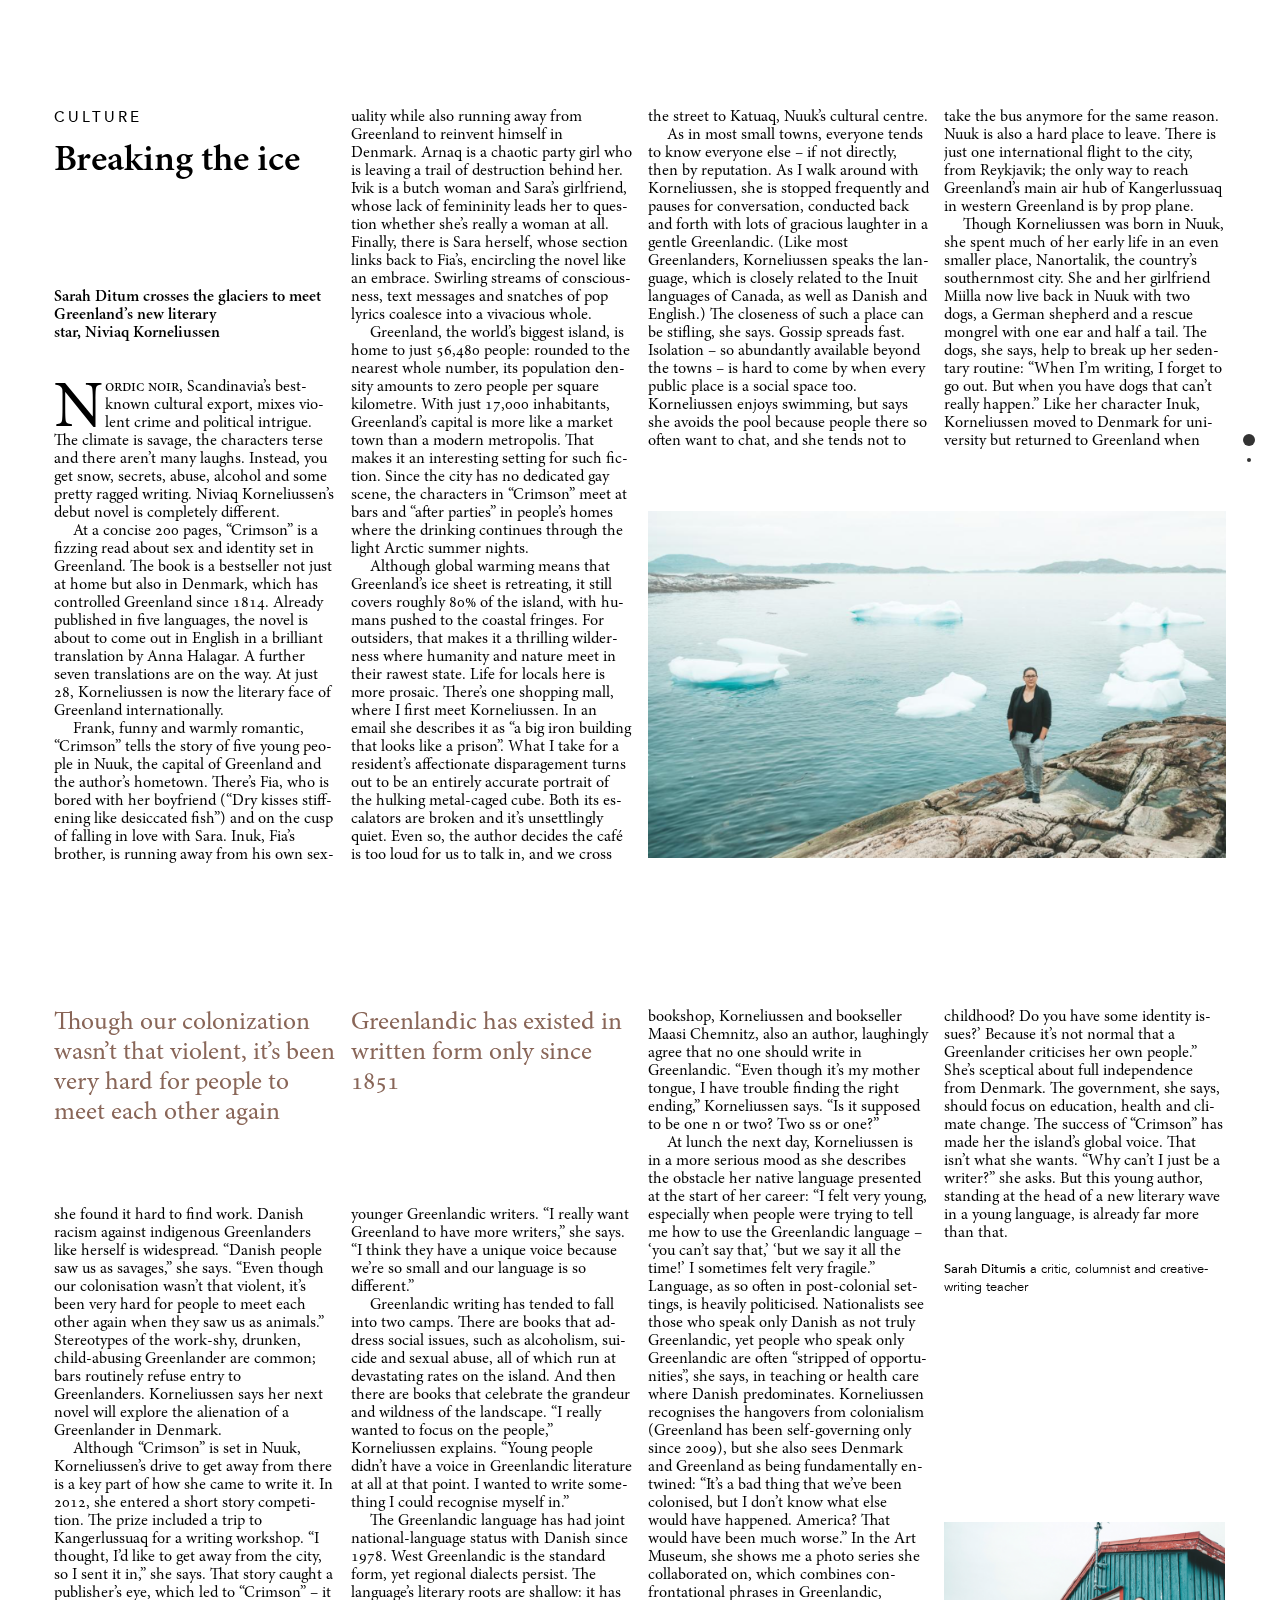
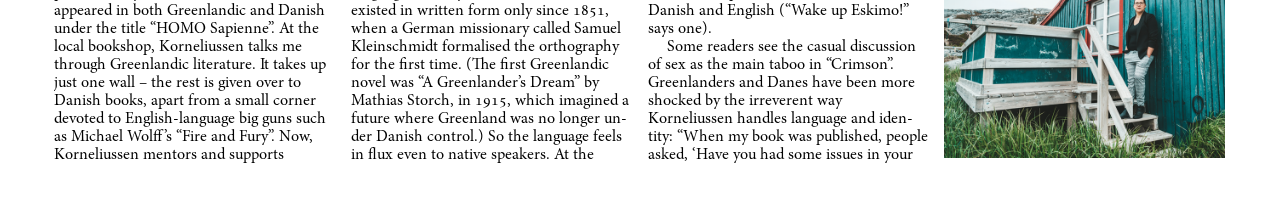
<file: index.html>
<!DOCTYPE html>
<html lang="en">
<head>

<title>Breaking the ice</title>

<meta name="viewport" content="width=device-width, initial-scale=1">
<meta charset="utf-8" />

<link rel="stylesheet" type="text/css" href="libs/jquery.fullPage.css" />

<link rel="stylesheet" href="style/fonts/minionpro/font.css" type="text/css">
<link rel="stylesheet" href="style/fonts/avenir/font.css" type="text/css">
<link rel="stylesheet" href="style/style.css">

</head>


<body>
<div id="viewport">
<div id="target">
</div>
</div>

<div id="flowedContent" class="hyphenate">

<p class="kicker">Culture</p>
<h1>Breaking the ice</h1>

<p class="ingress">Sarah Ditum crosses the glaciers to meet Greenland’s new literary star, Niviaq Korneliussen</p>

<div class="box-letter">N</div>

<p><span class="all-small-caps">ORDIC NOIR</span>, Scandinavia’s best-known cultural export, mixes violent crime and political intrigue. The climate is savage, the characters terse and there aren’t many laughs. Instead, you get snow, secrets, abuse, alcohol and some pretty ragged writing. Niviaq Korneliussen’s debut novel is completely different.
</p>

<p>At a concise 200 pages, “Crimson” is a fizzing read about sex and identity set in Greenland. The book is a bestseller not just at home but also in Denmark, which has controlled Greenland since 1814. Already published in five languages, the novel is about to come out in English in a brilliant translation by Anna Halagar. A further seven translations are on the way. At just 28, Korneliussen is now the literary face of Greenland internationally.</p>

<p>Frank, funny and warmly romantic, “Crimson” tells the story of five young people in Nuuk, the capital of Greenland and the author’s hometown. There’s Fia, who is bored with her boyfriend (“Dry kisses stiffening like desiccated fish”) and on the cusp of falling in love with Sara. Inuk, Fia’s brother, is running away from his own sexuality while also running away from Greenland to reinvent himself in Denmark. Arnaq is a chaotic party girl who is leaving a trail of destruction behind her. Ivik is a butch woman and Sara’s girlfriend, whose lack of femininity leads her to question whether she’s really a woman at all. Finally, there is Sara herself, whose section links back to Fia’s, encircling the novel like an embrace. Swirling streams of consciousness, text messages and snatches of pop lyrics coalesce into a vivacious whole.
</p>

<p>Greenland, the world’s biggest island, is home to just 56,480 people: rounded to the nearest whole number, its population density amounts to zero people per square kilometre. With just 17,000 inhabitants, Greenland’s capital is more like a market town than a modern metropolis. That makes it an interesting setting for such fiction. Since the city has no dedicated gay scene, the characters in “Crimson” meet at bars and “after parties” in people’s homes where the drinking continues through the light Arctic summer nights.</p>

<p>Although global warming means that Greenland’s ice sheet is retreating, it still covers roughly 80% of the island, with humans pushed to the coastal fringes. For outsiders, that makes it a thrilling wilderness where humanity and nature meet in their rawest state. Life for locals here is more prosaic. There’s one shopping mall, where I first meet Korneliussen. In an email she describes it as “a big iron building that looks like a prison”. What I take for a resident’s affectionate disparagement turns out to be an entirely accurate portrait of the hulking metal-caged cube. Both its escalators are broken and it’s unsettlingly quiet. Even so, the author decides the café is too loud for us to talk in, and we cross the street to Katuaq, Nuuk’s cultural centre.
</p>

<p>As in most small towns, everyone tends to know everyone else – if not directly, then by reputation. As I walk around with Korneliussen, she is stopped frequently and pauses for conversation, conducted back and forth with lots of gracious laughter in a gentle Greenlandic. (Like most Greenlanders, Korneliussen speaks the language, which is closely related to the Inuit languages of Canada, as well as Danish and English.) The closeness of such a place can be stifling, she says. Gossip spreads fast. Isolation – so abundantly available beyond the towns – is hard to come by when every public place is a social space too. Korneliussen enjoys swimming, but says she avoids the pool because people there so often want to chat, and she tends not to take the bus anymore for the same reason. Nuuk is also a hard place to leave. There is just one international flight to the city, from Reykjavik; the only way to reach Greenland’s main air hub of Kangerlussuaq in western Greenland is by prop plane.</p>

<p>Though Korneliussen was born in Nuuk, she spent much of her early life in an even smaller place, Nanortalik, the country’s southernmost city. She and her girlfriend Miilla now live back in Nuuk with two dogs, a German shepherd and a rescue mongrel with one ear and half a tail. The dogs, she says, help to break up her sedentary routine: “When I’m writing, I forget to go out. But when you have dogs that can’t really happen.” Like her character Inuk, Korneliussen moved to Denmark for university but returned to Greenland when she found it hard to find work. Danish racism against indigenous Greenlanders like herself is widespread. “Danish people saw us as savages,” she says. “Even though our colonisation wasn’t that violent, it’s been very hard for people to meet each other again when they saw us as animals.” Stereotypes of the work-shy, drunken, child-abusing Greenlander are common; bars routinely refuse entry to Greenlanders. Korneliussen says her next novel will explore the alienation of a Greenlander in Denmark.</p>

<p>Although “Crimson” is set in Nuuk, Korneliussen’s drive to get away from there is a key part of how she came to write it. In 2012, she entered a short story competition. The prize included a trip to Kangerlussuaq for a writing workshop. “I thought, I’d like to get away from the city, so I sent it in,” she says. That story caught a publisher’s eye, which led to “Crimson” – it appeared in both Greenlandic and Danish under the title “HOMO Sapienne”. At the local bookshop, Korneliussen talks me through Greenlandic literature. It takes up just one wall – the rest is given over to Danish books, apart from a small corner devoted to English-language big guns such as Michael Wolff’s “Fire and Fury”. Now, Korneliussen mentors and supports younger Greenlandic writers. “I really want Greenland to have more writers,” she says. “I think they have a unique voice because we’re so small and our language is so different.”</p>

<p>Greenlandic writing has tended to fall into two camps. There are books that address social issues, such as alcoholism, suicide and sexual abuse, all of which run at devastating rates on the island. And then there are books that celebrate the grandeur and wildness of the landscape. “I really wanted to focus on the people,” Korneliussen explains. “Young people didn’t have a voice in Greenlandic literature at all at that point. I wanted to write something I could recognise myself in.”</p>

<p>The Greenlandic language has had joint national-language status with Danish since 1978. West Greenlandic is the standard form, yet regional dialects persist. The language’s literary roots are shallow: it has existed in written form only since 1851, when a German missionary called Samuel Kleinschmidt formalised the orthography for the first time. (The first Greenlandic novel was “A Greenlander’s Dream” by Mathias Storch, in 1915, which imagined a future where Greenland was no longer under Danish control.) So the language feels in flux even to native speakers. At the bookshop, Korneliussen and bookseller Maasi Chemnitz, also an author, laughingly agree that no one should write in Greenlandic. “Even though it’s my mother tongue, I have trouble finding the right ending,” Korneliussen says. “Is it supposed to be one n or two? Two ss or one?”</p>

<p>At lunch the next day, Korneliussen is in a more serious mood as she describes the obstacle her native language presented at the start of her career: “I felt very young, especially when people were trying to tell me how to use the Greenlandic language – ‘you can’t say that,’ ‘but we say it all the time!’ I sometimes felt very fragile.”
Language, as so often in post-colonial settings, is heavily politicised. Nationalists see those who speak only Danish as not truly Greenlandic, yet people who speak only Greenlandic are often “stripped of opportunities”, she says, in teaching or health care where Danish predominates. Korneliussen recognises the hangovers from colonialism (Greenland has been self-governing only since 2009), but she also sees Denmark and Greenland as being fundamentally entwined: “It’s a bad thing that we’ve been colonised, but I don’t know what else would have happened. America? That would have been much worse.” In the Art Museum, she shows me a photo series she collaborated on, which combines confrontational phrases in Greenlandic, Danish and English (“Wake up Eskimo!” says one).</p>

<p>Some readers see the casual discussion of sex as the main taboo in “Crimson”. Greenlanders and Danes have been more shocked by the irreverent way Korneliussen handles language and identity: “When my book was published, people asked, ‘Have you had some issues in your childhood? Do you have some identity issues?’ Because it’s not normal that a Greenlander criticises her own people.” She’s sceptical about full independence from Denmark. The government, she says, should focus on education, health and climate change. The success of “Crimson” has made her the island’s global voice. That isn’t what she wants. “Why can’t I just be a writer?” she asks. But this young author, standing at the head of a new literary wave in a young language, is already far more than that.</p>

<p class="bio"><strong>Sarah Ditumis</strong> a critic, columnist and creative-writing teacher</p>
</div>

<div id="fixedContent" class="hyphenate">
<figure class="attach-page-1 col-span-2 anchor-bottom-right" style="padding-top:36px;">
<img src="images/ice.png" width="1440" height="865">
</figure>

<div class="box attach-page-2 col-span-1 anchor-top-left">
Though our colonization wasn’t that violent, it’s been very hard for people to meet each other again
</div>

<figure class="box attach-page-2 col-span-1 anchor-top-col-2">
Greenlandic has existed in written form only since 1851
</figure>

<figure class="attach-page-2 col-span-1 anchor-bottom-right" style="padding-top:36px;">
<img src="images/house.png" width="1320" height="1112">
</figure>

</div>

<script src="libs/FTColumnflow-changed.js"></script>
<script src="libs/jquery.min.js"></script>
<script src="libs/jquery.fullPage.min.js"></script>

<script src="script.js"></script>
<script>
if (navigator.appVersion.indexOf("Win")!=-1) {
    $(".box-letter").css("margin-top", "20px");
}
</script>

<script>
  (function(i,s,o,g,r,a,m){i['GoogleAnalyticsObject']=r;i[r]=i[r]||function(){
  (i[r].q=i[r].q||[]).push(arguments)},i[r].l=1*new Date();a=s.createElement(o),
  m=s.getElementsByTagName(o)[0];a.async=1;a.src=g;m.parentNode.insertBefore(a,m)
  })(window,document,'script','//www.google-analytics.com/analytics.js','ga');

  ga('create', 'UA-9010257-6', 'auto');
  ga('send', 'pageview');

</script>
</body>
</html>
</file>
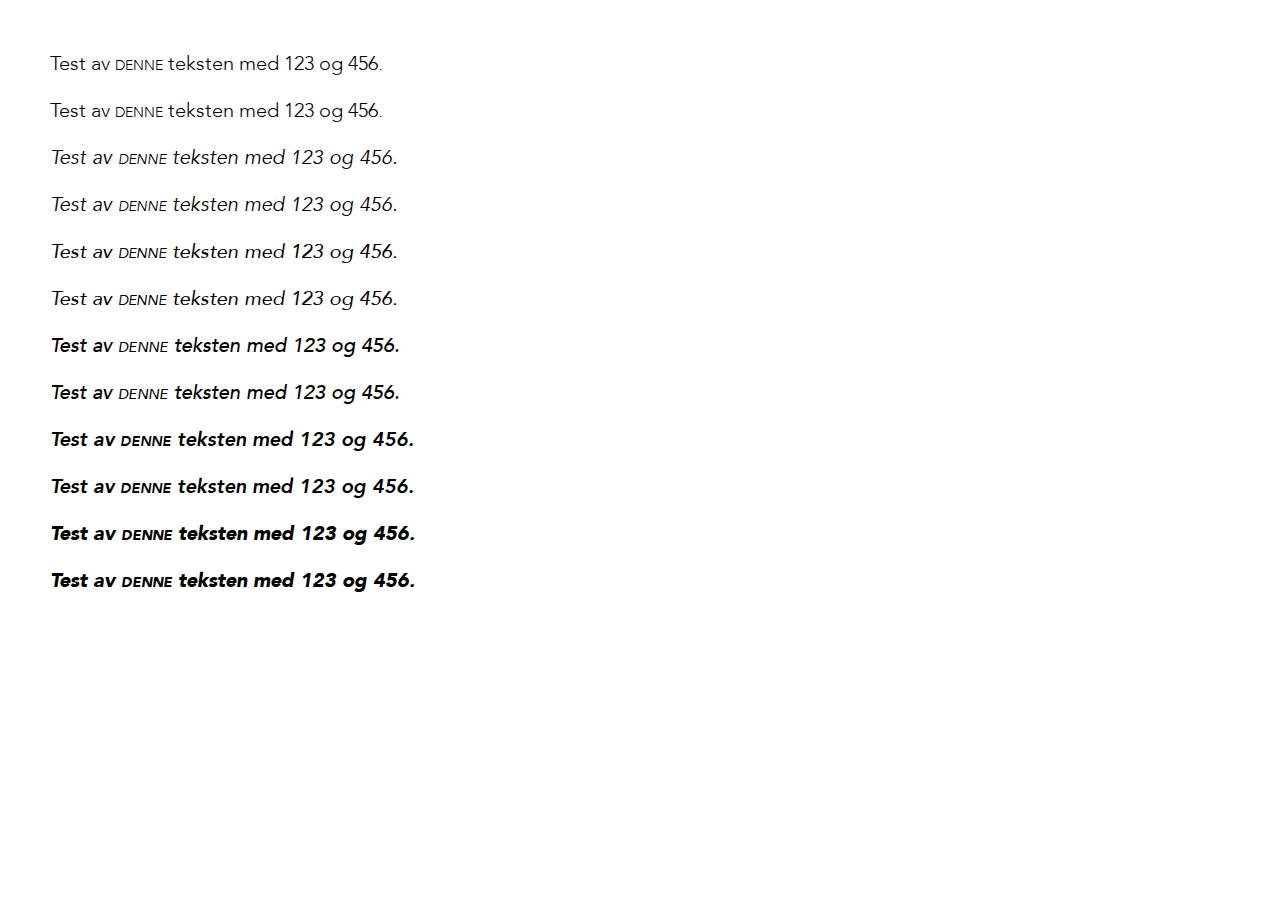
<file: style/fonts/avenir/test.html>
<!DOCTYPE html>
<html>
<head>
<meta http-equiv="Content-type" content="text/html; charset=utf-8">
<title>Test</title>
<link rel="stylesheet" href="font.css" type="text/css">
<style>
body {
	margin:50px;
    font-family:"Avenir";
    font-size:20px;
}

.all-small-caps {font-variant: all-small-caps}
</style>
</head>
<body>
<p style="font-weight:100;font-style:normal;">Test av <span class="all-small-caps">denne</span> teksten med 123 og <span style="font-variant-numeric: oldstyle-nums;">456</span>.</p>
<p style="font-weight:100;font-style:normal;">Test av <span class="all-small-caps">denne</span> teksten med 123 og <span style="font-variant-numeric: oldstyle-nums;">456</span>.</p>

<p style="font-weight:300;font-style:italic;">Test av <span class="all-small-caps">denne</span> teksten med 123 og <span style="font-variant-numeric: oldstyle-nums;">456</span>.</p>
<p style="font-weight:300;font-style:italic;">Test av <span class="all-small-caps">denne</span> teksten med 123 og <span style="font-variant-numeric: oldstyle-nums;">456</span>.</p>

<p style="font-weight:400;font-style:italic;">Test av <span class="all-small-caps">denne</span> teksten med 123 og <span style="font-variant-numeric: oldstyle-nums;">456</span>.</p>
<p style="font-weight:400;font-style:italic;">Test av <span class="all-small-caps">denne</span> teksten med 123 og <span style="font-variant-numeric: oldstyle-nums;">456</span>.</p>

<p style="font-weight:500;font-style:italic;">Test av <span class="all-small-caps">denne</span> teksten med 123 og <span style="font-variant-numeric: oldstyle-nums;">456</span>.</p>
<p style="font-weight:500;font-style:italic;">Test av <span class="all-small-caps">denne</span> teksten med 123 og <span style="font-variant-numeric: oldstyle-nums;">456</span>.</p>

<p style="font-weight:700;font-style:italic;">Test av <span class="all-small-caps">denne</span> teksten med 123 og <span style="font-variant-numeric: oldstyle-nums;">456</span>.</p>
<p style="font-weight:700;font-style:italic;">Test av <span class="all-small-caps">denne</span> teksten med 123 og <span style="font-variant-numeric: oldstyle-nums;">456</span>.</p>

<p style="font-weight:900;font-style:italic;">Test av <span class="all-small-caps">denne</span> teksten med 123 og <span style="font-variant-numeric: oldstyle-nums;">456</span>.</p>
<p style="font-weight:900;font-style:italic;">Test av <span class="all-small-caps">denne</span> teksten med 123 og <span style="font-variant-numeric: oldstyle-nums;">456</span>.</p>
</body>
</html>
</file>
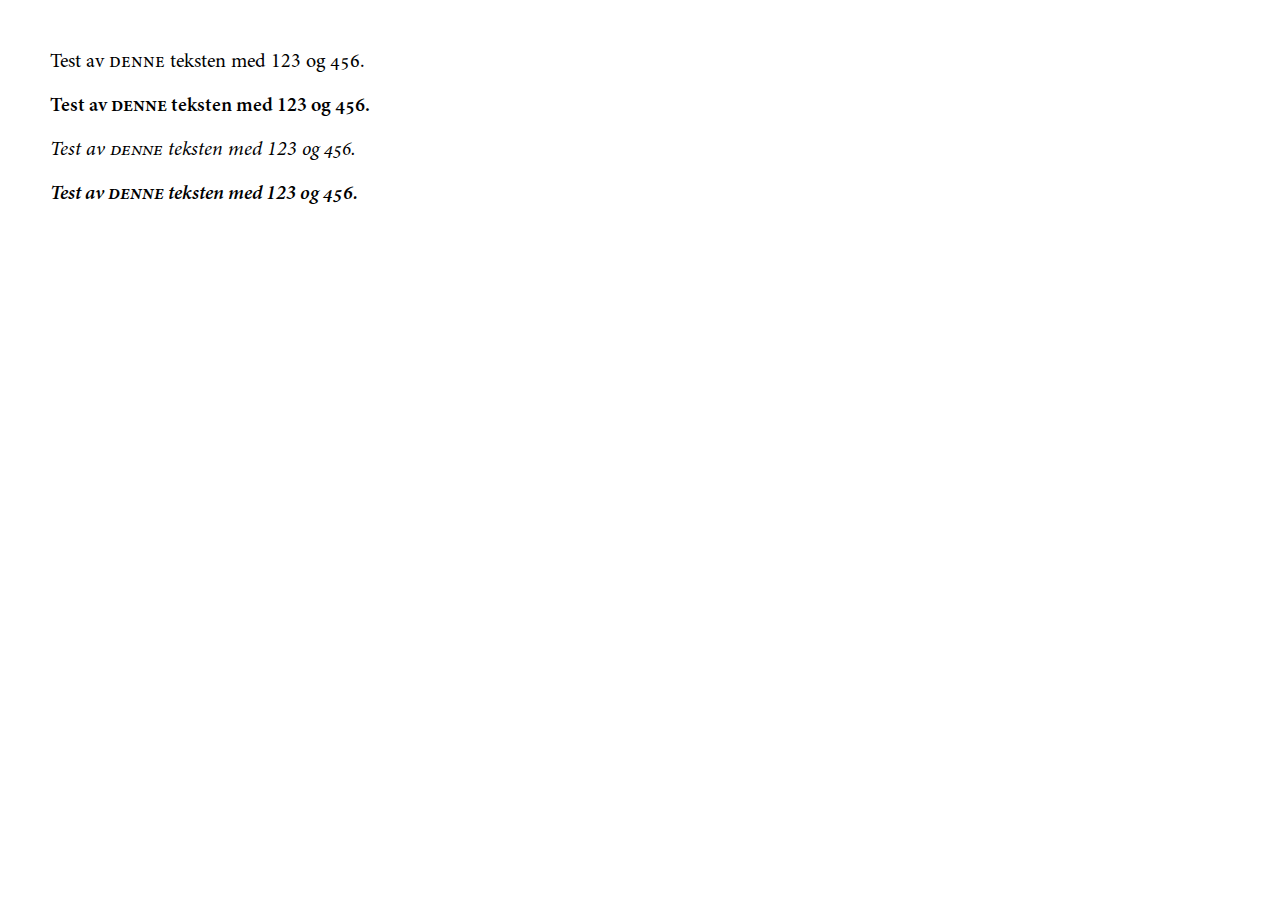
<file: style/fonts/minionpro/test.html>
<!DOCTYPE html>
<html>
<head>
<meta http-equiv="Content-type" content="text/html; charset=utf-8">
<title>Test</title>
<link rel="stylesheet" href="font.css" type="text/css">
<style>
body {
	margin:50px;
    font-family:"Minion Pro", serif;
    font-size:20px;
}

.all-small-caps {font-variant: all-small-caps}
</style>
</head>
<body>
<p style="font-weight:normal;font-style:normal;">Test av <span class="all-small-caps">denne</span> teksten med 123 og <span style="font-variant-numeric: oldstyle-nums;">456</span>.</p>
<p style="font-weight:bold;font-style:normal;">Test av <span class="all-small-caps">denne</span> teksten med 123 og <span style="font-variant-numeric: oldstyle-nums;">456</span>.</p>

<p style="font-weight:normal;font-style:italic;">Test av <span class="all-small-caps">denne</span> teksten med 123 og <span style="font-variant-numeric: oldstyle-nums;">456</span>.</p>
<p style="font-weight:bold;font-style:italic;">Test av <span class="all-small-caps">denne</span> teksten med 123 og <span style="font-variant-numeric: oldstyle-nums;">456</span>.</p>
</body>
</html>
</file>
<file: style/fonts/minionpro/font.css>
@font-face{font-family:'Minion Pro';font-weight:400;src:url("Minion Pro Regular.woff2"););}
@font-face{font-family:'Minion Pro';font-weight:400;font-style:italic;src:url("Minion Pro Regular Italic.woff2"););}
@font-face{font-family:'Minion Pro';font-weight:700;src:url("Minion Pro Semibold.woff2"););}
@font-face{font-family:'Minion Pro';font-weight:700;font-style:italic;src:url("Minion Pro Semibold Italic.woff2"););}
</file>
<file: style/fonts/avenir/font.css>
@font-face{font-family:'Avenir';font-weight:100;src:url("Avenir-Light.woff2"););}
@font-face{font-family:'Avenir';font-weight:100;font-style:italic;src:url("Avenir-LightOblique.woff2"););}

@font-face{font-family:'Avenir';font-weight:300;src:url("Avenir-Book.woff2"););}
@font-face{font-family:'Avenir';font-weight:300;font-style:italic;src:url("Avenir-BookOblique.woff2"););}

@font-face{font-family:'Avenir';font-weight:400;src:url("Avenir-Roman.woff2"););}
@font-face{font-family:'Avenir';font-weight:400;font-style:italic;src:url("Avenir-Oblique.woff2"););}

@font-face{font-family:'Avenir';font-weight:500;src:url("Avenir-Medium.woff2"););}
@font-face{font-family:'Avenir';font-weight:500;font-style:italic;src:url("Avenir-MediumOblique.woff2"););}

@font-face{font-family:'Avenir';font-weight:700;src:url("Avenir-Heavy.woff2"););}
@font-face{font-family:'Avenir';font-weight:700;font-style:italic;src:url("Avenir-HeavyOblique.woff2"););}

@font-face{font-family:'Avenir';font-weight:900;src:url("Avenir-Black.woff2"););}
@font-face{font-family:'Avenir';font-weight:900;font-style:italic;src:url("Avenir-BlackOblique.woff2"););}
</file>
<file: style/style.css>
#target {width:100% !important;}
* { box-sizing: border-box }
body { margin: 0; padding: 0; }
#flowedContent, #fixedContent { height:0;width:0;overflow:hidden; }

.cf-fixed {overflow:hidden;}

p {
	hyphens: auto;
    -webkit-hyphens: auto;
    -ms-hyphens: auto;
    -moz-hyphens: auto;
	text-align:left;
}

@media screen and (max-width: 500px) {
	p {
		hyphens: none;
	    -webkit-hyphens: none;
	    -ms-hyphens: none;
	    -moz-hyphens: none;
		text-align:left;
	}
}

.all-small-caps {font-variant: small-caps;text-transform:lowercase;}

.preheadline {text-align:left;color:rgb(146, 34, 97);font-weight:bold;}
h1, h2 { margin: 0; font-weight:100; }
figure { margin: 0; padding: 0; }
h1, h2, h3, h4, h5, h6 { font-family: "Minion Pro", serif; margin: 18px 0 10px; padding: 0; -webkit-font-smoothing: antialiased; cursor: text; position: relative; }

body { font-family: "Minion Pro", serif; font-variant-numeric: oldstyle-nums; font-size: 15px; line-height: 1.2em; }
p {margin:0;padding:0;font-size:16px;line-height:18px;text-indent:1.2em;}
h1 + p, h2 + p, h3 + p, h4 + p, h5 + p, h6 + p, .no-ident, .ingress + p, .byline + p, .box-letter + p {text-indent:0em;}

.byline {
	text-indent:0;
	margin-bottom:8px;
	font-size:10px;
	line-height:10px;
	font-family: -apple-system, BlinkMacSystemFont, Roboto, "Droid Sans", "Helvetica Neue", Helvetica, Arial, sans-serif;
	color:#666;
}

.date {color:#777;}

.box-letter {float: left; font-size: 66px; margin-top:24px; margin-right: 2px;}

ul {
	padding:0;
	padding-left: 17px;
	margin: 0;
	margin-bottom:18px;
	list-style-type: square;
}
li { margin: 0; padding: 0; border: 0; }
a { color: #4183C4; text-decoration: none; }
a:hover { text-decoration: underline; }
a:active { outline: none; }

h1, h2, h3, h4, h5, h6 {
	font-weight:600;
}

h3, h4, h5, h6 {
    font-size:1em;
    margin:0.7em 0 0.4em 0;
}
h3 {margin-bottom:0;}

.kicker {
	text-indent:0em;
	font-family: "Avenir", sans-serif;
	font-weight: 500;
	text-transform:uppercase;
	font-size:1.0em;
	letter-spacing:3px;
}

h1 {
  font-family: "Minion Pro", serif;
  font-size:2.5em;
  line-height:36px;
  margin-bottom:108px !important;
  text-align: left;
  font-weight:bold;
}

.ingress {
	font-family: "Minion Pro", serif;
    font-weight:bold;
    text-indent:0em;
	font-size:16px;
	line-height:18px;
	margin-bottom:18px;
    text-align: left;
	hyphens: none;
    -webkit-hyphens: none;
    -ms-hyphens: none;
    -moz-hyphens: none;
}

.bio {
	font-family:"Avenir", sans-serif;
	margin-top:18px;
	text-indent:0em;
	font-size:13px;
	line-height:18px;
	font-weight:300;	
}

.bio strong {font-weight:500;}

figcaption {
   font-style:italic;
   font-size:0.866em;
   line-height:18px;
   color: #777;
}

.light {
   color:#999;
}



/* FACT BOX */
.box {
	height:180px;
	font-size:1.6rem;
	line-height:30px;
	color:#896658;
}
</file>
